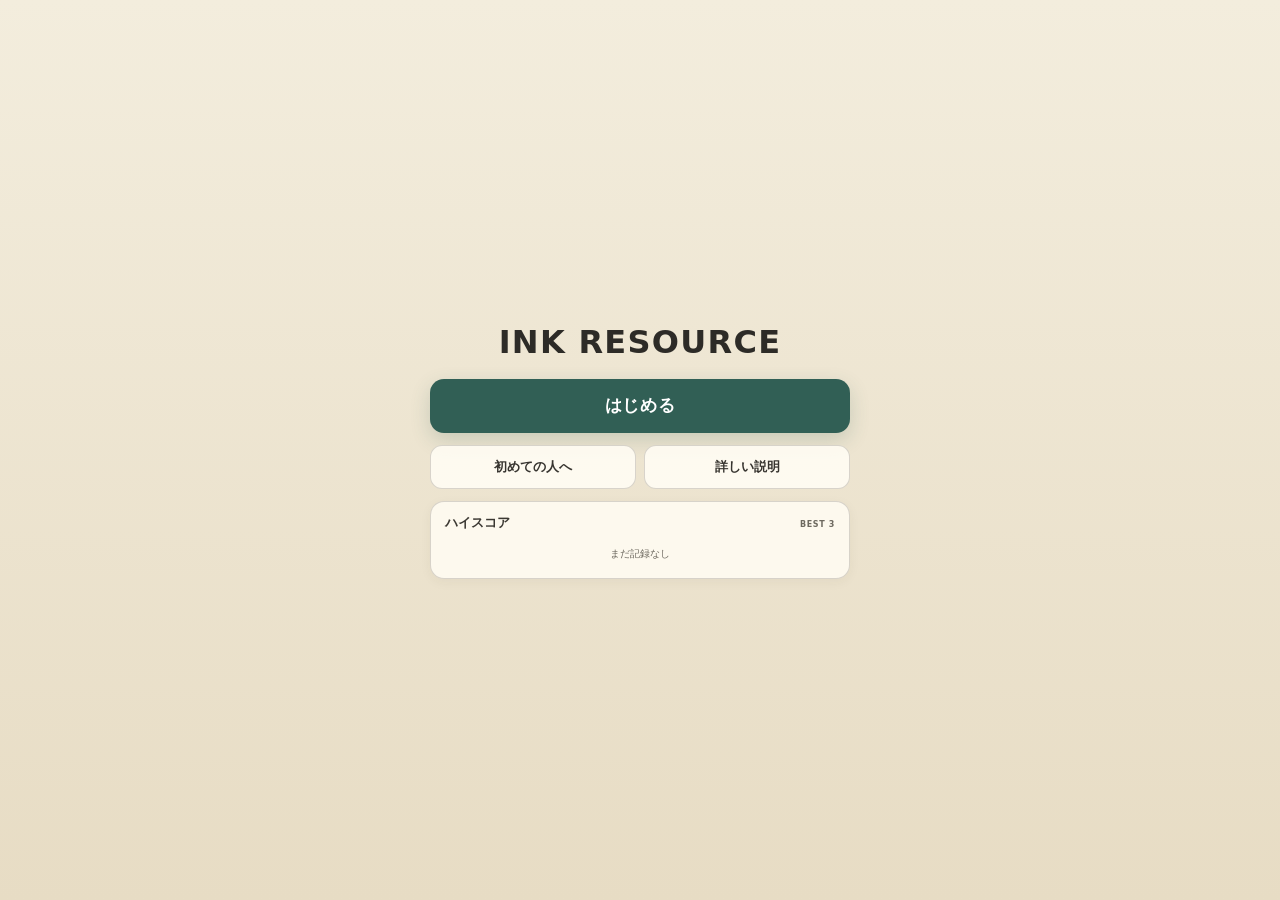
<file: index.html>
<!doctype html>
<html lang="ja">
<head>
  <meta charset="utf-8" />
  <meta name="viewport" content="width=device-width,initial-scale=1,viewport-fit=cover,user-scalable=no" />
  <meta name="theme-color" content="#f3eddc" />
  <meta name="apple-mobile-web-app-capable" content="yes" />
  <meta name="apple-mobile-web-app-status-bar-style" content="default" />
  <meta name="apple-mobile-web-app-title" content="Ink Resource" />
  <link rel="manifest" href="app.webmanifest" />
  <title>Ink Resource Prototype</title>
  <link rel="stylesheet" href="app.css" />
</head>
<body>
  <main class="app-shell">
    <div class="start-screen" id="startScreen">
      <div class="start-card" id="startCard">
        <h1 class="start-title">INK RESOURCE</h1>

        <button id="startBtn" class="start-button" type="button">はじめる</button>

        <div class="start-help-buttons" aria-label="遊び方の説明">
          <button type="button" data-start-help="intro">初めての人へ</button>
          <button type="button" data-start-help="rules">詳しい説明</button>
        </div>

        <section class="start-section high-scores" aria-labelledby="highScoreTitle">
          <div class="start-section-heading">
            <h2 id="highScoreTitle">ハイスコア</h2>
            <small>BEST 3</small>
          </div>
          <ol id="highScoreList" class="high-score-list"></ol>
        </section>
      </div>
      <div class="start-help-overlay" id="startHelpOverlay" hidden>
        <section class="start-help-card" id="startHelpCard" role="dialog" aria-modal="true" aria-labelledby="startHelpTitle">
          <div class="start-help-heading">
            <h2 id="startHelpTitle">遊び方</h2>
            <button id="startHelpClose" type="button" aria-label="説明を閉じる">閉じる</button>
          </div>
          <div class="start-help-content" id="startHelpIntro" hidden>
            <p><strong>1. スプラッシュ</strong>　盤面を1回タップしてインクを飛ばします。</p>
            <p><strong>2. マーカー</strong>　細ペン・太ペンでインクをつなぎます。</p>
            <p><strong>3. 資源の取得</strong>　資源を70%以上塗り、画面下の起点とインクでつなぎます。</p>
            <p><strong>4. 4ラウンド</strong>　獲得した資源の得点を合計します。</p>
          </div>
          <div class="start-help-content" id="startHelpRules" hidden>
            <p>各ラウンドはスプラッシュ1回のあと、マーカーで描く順番です。</p>
            <p>マーカーは残りINKの範囲で何本でも描けます。すでに塗られている部分はINKを消費しません。</p>
            <p>資源の30%を塗ると得点が判明します。70%以上を塗り、起点につながったインクが資源に触れると取得できます。</p>
            <p>4ラウンド終了時の合計得点を競います。</p>
          </div>
        </section>
      </div>
    </div>

    <div class="turn-overlay" id="turnOverlay" hidden aria-live="polite">
      <strong id="turnOverlayText"></strong>
    </div>

    <header class="hud" aria-label="ゲーム状況">
      <div class="score-stat">
        <span>得点</span>
        <strong id="score">0</strong>
      </div>

      <button id="splashBtn" class="phase-card active" type="button" aria-label="現在の行動">
        <span class="phase-card-inner" aria-hidden="true">
          <span class="phase-face phase-front">
            <span class="phase-icon">✦</span>
            <span>スプラッシュ</span>
          </span>
          <span class="phase-face phase-back">
            <span class="phase-icon brush-mark">✎</span>
            <span>マーカー</span>
          </span>
        </span>
        <small id="splashLeft" class="phase-round">1/4</small>
      </button>

      <button id="newBtn" class="new-button" type="button" aria-label="新しい盤面">新規</button>

      <strong id="roundCount" hidden>1/4</strong>
      <strong id="ownedCount" hidden>0</strong>
    </header>

    <section class="play-area" aria-label="ゲーム盤面と公開得点">
      <section class="board-wrap" id="boardWrap" aria-label="ゲーム盤面">
        <canvas id="board" width="420" height="870"></canvas>
        <div class="hint" id="hint">ラウンド1：スプラッシュを1回</div>
      </section>

      <section class="score-board" id="scoreBoard" aria-label="公開得点ボード"></section>
    </section>

    <nav class="actions" aria-label="マーカー操作">
      <button id="brushBtn" class="action" type="button" aria-label="細ペン">
        <span class="pen-dot thin-dot"></span>
        <span>細ペン</span>
      </button>
      <button id="moveBtn" class="action" type="button" aria-label="太ペン">
        <span class="pen-dot wide-dot"></span>
        <span>太ペン</span>
      </button>
      <div class="ink-gauge inactive" id="penLoad" role="progressbar" aria-label="マーカーインク残量" aria-valuemin="0" aria-valuemax="100" aria-valuenow="100" aria-valuetext="残り100%">
        <span class="ink-label">INK</span>
        <div class="meter" aria-hidden="true"><i id="inkFill"></i></div>
        <small id="brushRemaining">100%</small>
      </div>
    </nav>

    <div class="internal-controls" hidden aria-hidden="true">
      <button id="zoomOut" type="button">−</button>
      <button id="zoomReset" type="button">100%</button>
      <button id="zoomIn" type="button">＋</button>
      <button id="distributionBtn" type="button">分布</button>
      <div class="distribution-panel" id="distributionPanel" hidden>
        <button id="distributionClose" type="button">×</button>
        <div id="distributionContent"></div>
      </div>
    </div>

    <div class="result" id="result" hidden>
      <div class="result-card">
        <p>今回の得点</p>
        <strong id="finalScore">0</strong>
        <p class="result-sub">取得 <strong id="finalOwned">0</strong>個</p>
        <div class="result-actions">
          <button id="retryBtn" type="button">同じ盤面でもう一度</button>
          <button id="nextBtn" type="button">新しい盤面</button>
        </div>
      </div>
    </div>
  </main>

  <script src="app.js"></script>
</body>
</html>
</file>
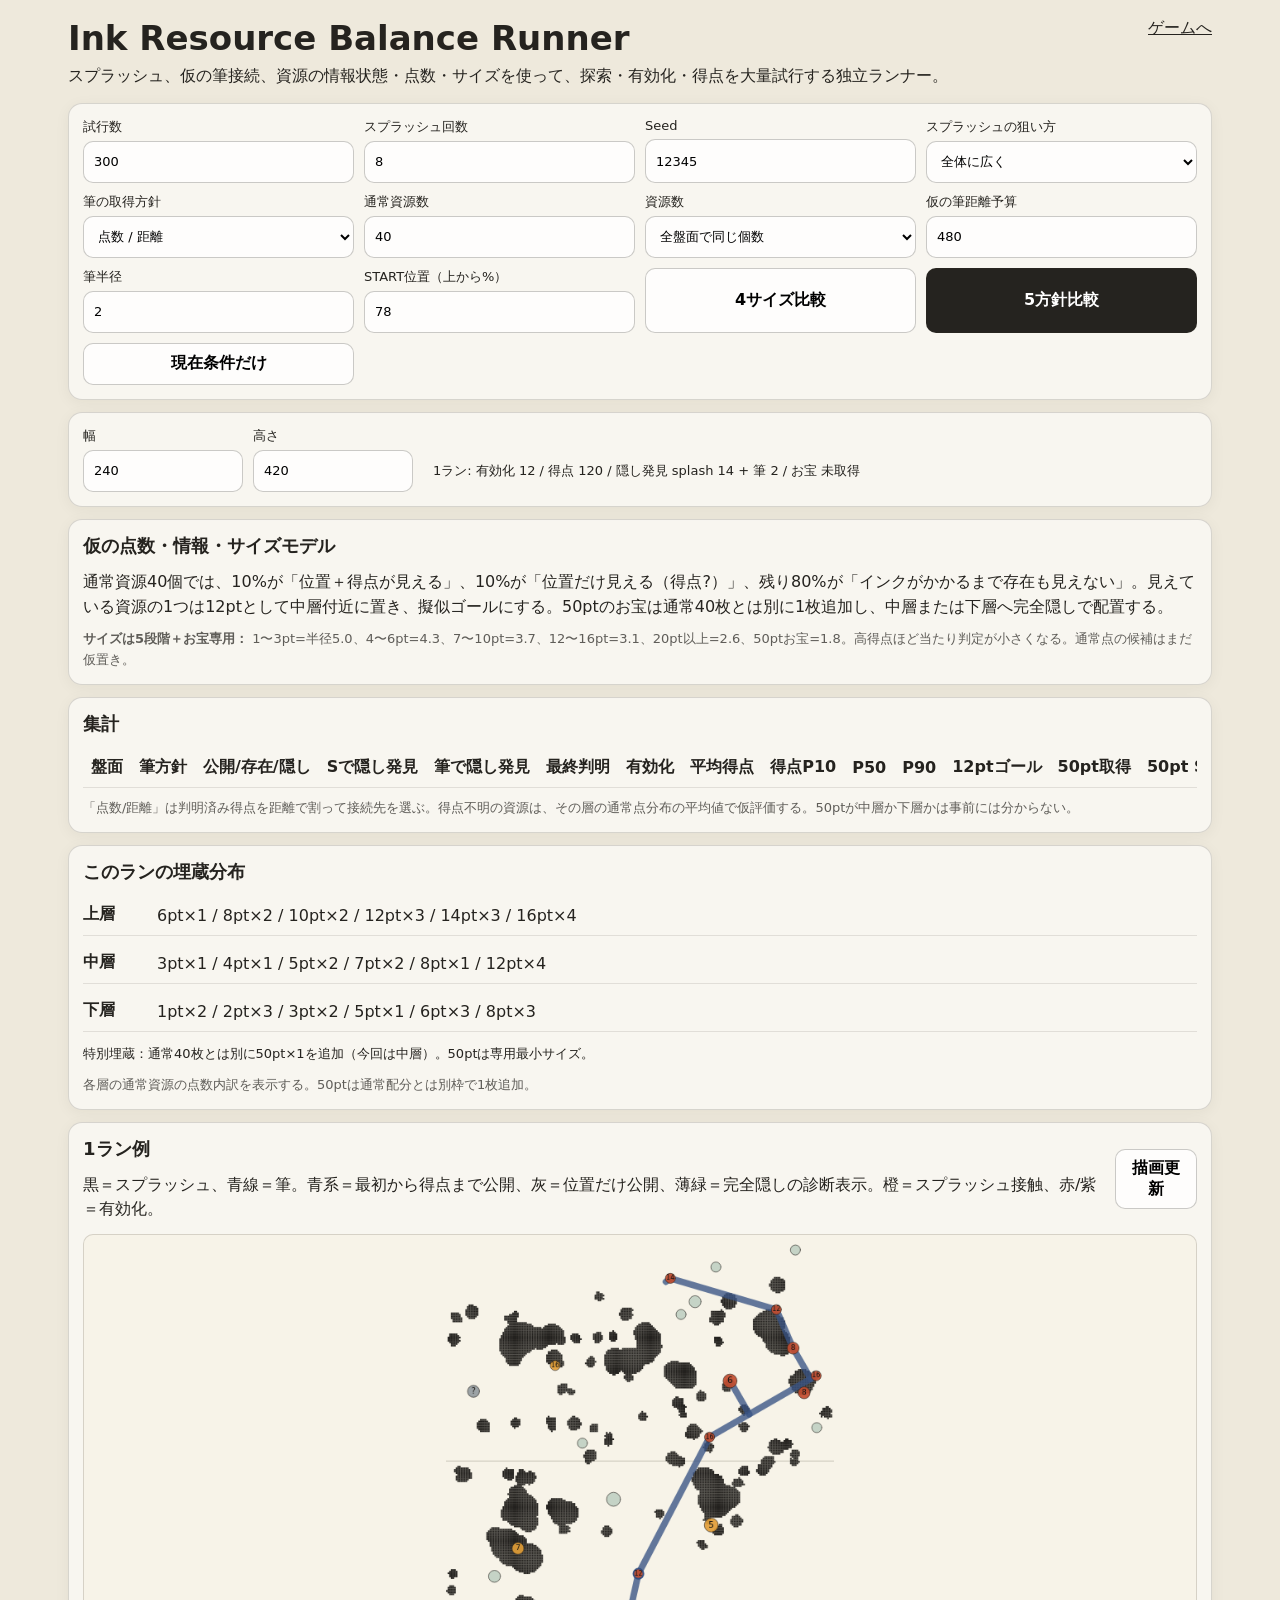
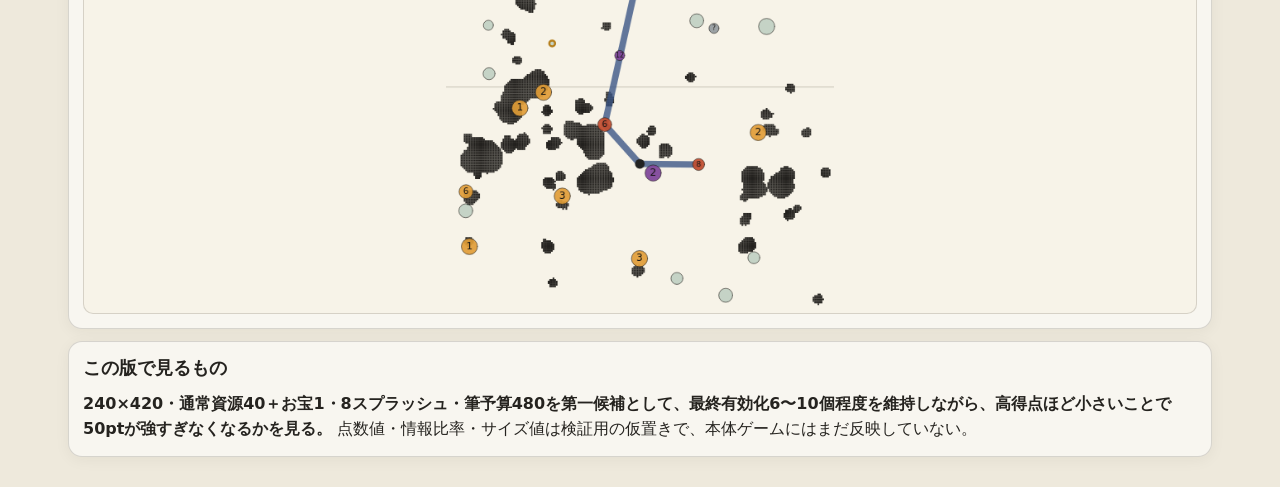
<file: runner/index.html>
<!doctype html>
<html lang="ja">
<head>
  <meta charset="utf-8">
  <meta name="viewport" content="width=device-width,initial-scale=1,viewport-fit=cover">
  <title>Ink Resource Balance Runner</title>
  <link rel="stylesheet" href="./style.css">
</head>
<body>
  <main class="shell">
    <header>
      <div>
        <h1>Ink Resource Balance Runner</h1>
        <p>スプラッシュ、仮の筆接続、資源の情報状態・点数・サイズを使って、探索・有効化・得点を大量試行する独立ランナー。</p>
      </div>
      <a href="../">ゲームへ</a>
    </header>

    <section class="controls card">
      <label>試行数<input id="trials" type="number" min="1" max="10000" step="50" value="300"></label>
      <label>スプラッシュ回数<input id="splashes" type="number" min="1" max="30" value="8"></label>
      <label>Seed<input id="seed" type="number" min="0" step="1" value="12345"></label>
      <label>スプラッシュの狙い方
        <select id="strategy">
          <option value="wide">全体に広く</option>
          <option value="upward">下から上へ進行</option>
          <option value="lower">下層集中</option>
          <option value="middle">中層集中</option>
          <option value="upper">上層集中</option>
          <option value="random">ランダム</option>
        </select>
      </label>
      <label>筆の取得方針
        <select id="brushStrategy">
          <option value="valueRate">点数 / 距離</option>
          <option value="nearest">近い順</option>
          <option value="highValue">高得点優先</option>
          <option value="upper">上層寄り</option>
          <option value="goalFirst">見える当たり優先</option>
        </select>
      </label>
      <label>通常資源数<input id="resourceCount" type="number" min="1" max="500" value="40"></label>
      <label>資源数
        <select id="resourceCountMode">
          <option value="fixed">全盤面で同じ個数</option>
          <option value="density">面積比例で増やす</option>
        </select>
      </label>
      <label>仮の筆距離予算<input id="brushBudget" type="number" min="0" max="2000" step="10" value="480"></label>
      <label>筆半径<input id="brushRadius" type="number" min="0.25" max="20" step="0.25" value="2"></label>
      <label>START位置（上から%）<input id="startY" type="number" min="50" max="98" step="1" value="78"></label>
      <button id="compareBtn">4サイズ比較</button>
      <button id="strategyCompareBtn" class="primary">5方針比較</button>
      <button id="singleBtn">現在条件だけ</button>
    </section>

    <section class="card custom">
      <label>幅<input id="cols" type="number" min="80" max="600" value="240"></label>
      <label>高さ<input id="rows" type="number" min="120" max="900" value="420"></label>
      <div id="status">待機中</div>
    </section>

    <section class="card">
      <h2>仮の点数・情報・サイズモデル</h2>
      <p>通常資源40個では、10%が「位置＋得点が見える」、10%が「位置だけ見える（得点?）」、残り80%が「インクがかかるまで存在も見えない」。見えている資源の1つは12ptとして中層付近に置き、擬似ゴールにする。50ptのお宝は通常40枚とは別に1枚追加し、中層または下層へ完全隠しで配置する。</p>
      <p class="note"><strong>サイズは5段階＋お宝専用：</strong> 1〜3pt=半径5.0、4〜6pt=4.3、7〜10pt=3.7、12〜16pt=3.1、20pt以上=2.6、50ptお宝=1.8。高得点ほど当たり判定が小さくなる。通常点の候補はまだ仮置き。</p>
    </section>

    <section class="card">
      <h2>集計</h2>
      <div class="table-wrap">
        <table>
          <thead>
            <tr><th>盤面</th><th>筆方針</th><th>公開/存在/隠し</th><th>Sで隠し発見</th><th>筆で隠し発見</th><th>最終判明</th><th>有効化</th><th>平均得点</th><th>得点P10</th><th>P50</th><th>P90</th><th>12ptゴール</th><th>50pt取得</th><th>50pt S接触</th><th>50pt 筆発見</th><th>筆使用/予算</th></tr>
          </thead>
          <tbody id="results"></tbody>
        </table>
      </div>
      <p class="note">「点数/距離」は判明済み得点を距離で割って接続先を選ぶ。得点不明の資源は、その層の通常点分布の平均値で仮評価する。50ptが中層か下層かは事前には分からない。</p>
    </section>

    <section class="card distribution-card">
      <h2>このランの埋蔵分布</h2>
      <div id="distribution" class="distribution"></div>
      <p class="note">各層の通常資源の点数内訳を表示する。50ptは通常配分とは別枠で1枚追加。</p>
    </section>

    <section class="card sample">
      <div class="sample-head">
        <div>
          <h2>1ラン例</h2>
          <p>黒＝スプラッシュ、青線＝筆。青系＝最初から得点まで公開、灰＝位置だけ公開、薄緑＝完全隠しの診断表示。橙＝スプラッシュ接触、赤/紫＝有効化。</p>
        </div>
        <button id="sampleBtn">描画更新</button>
      </div>
      <canvas id="sampleCanvas" width="600" height="600"></canvas>
    </section>

    <section class="card scope">
      <h2>この版で見るもの</h2>
      <p><strong>240×420・通常資源40＋お宝1・8スプラッシュ・筆予算480を第一候補として、最終有効化6〜10個程度を維持しながら、高得点ほど小さいことで50ptが強すぎなくなるかを見る。</strong> 点数値・情報比率・サイズ値は検証用の仮置きで、本体ゲームにはまだ反映していない。</p>
    </section>
  </main>
  <script type="module" src="./ui.mjs"></script>
</body>
</html>
</file>
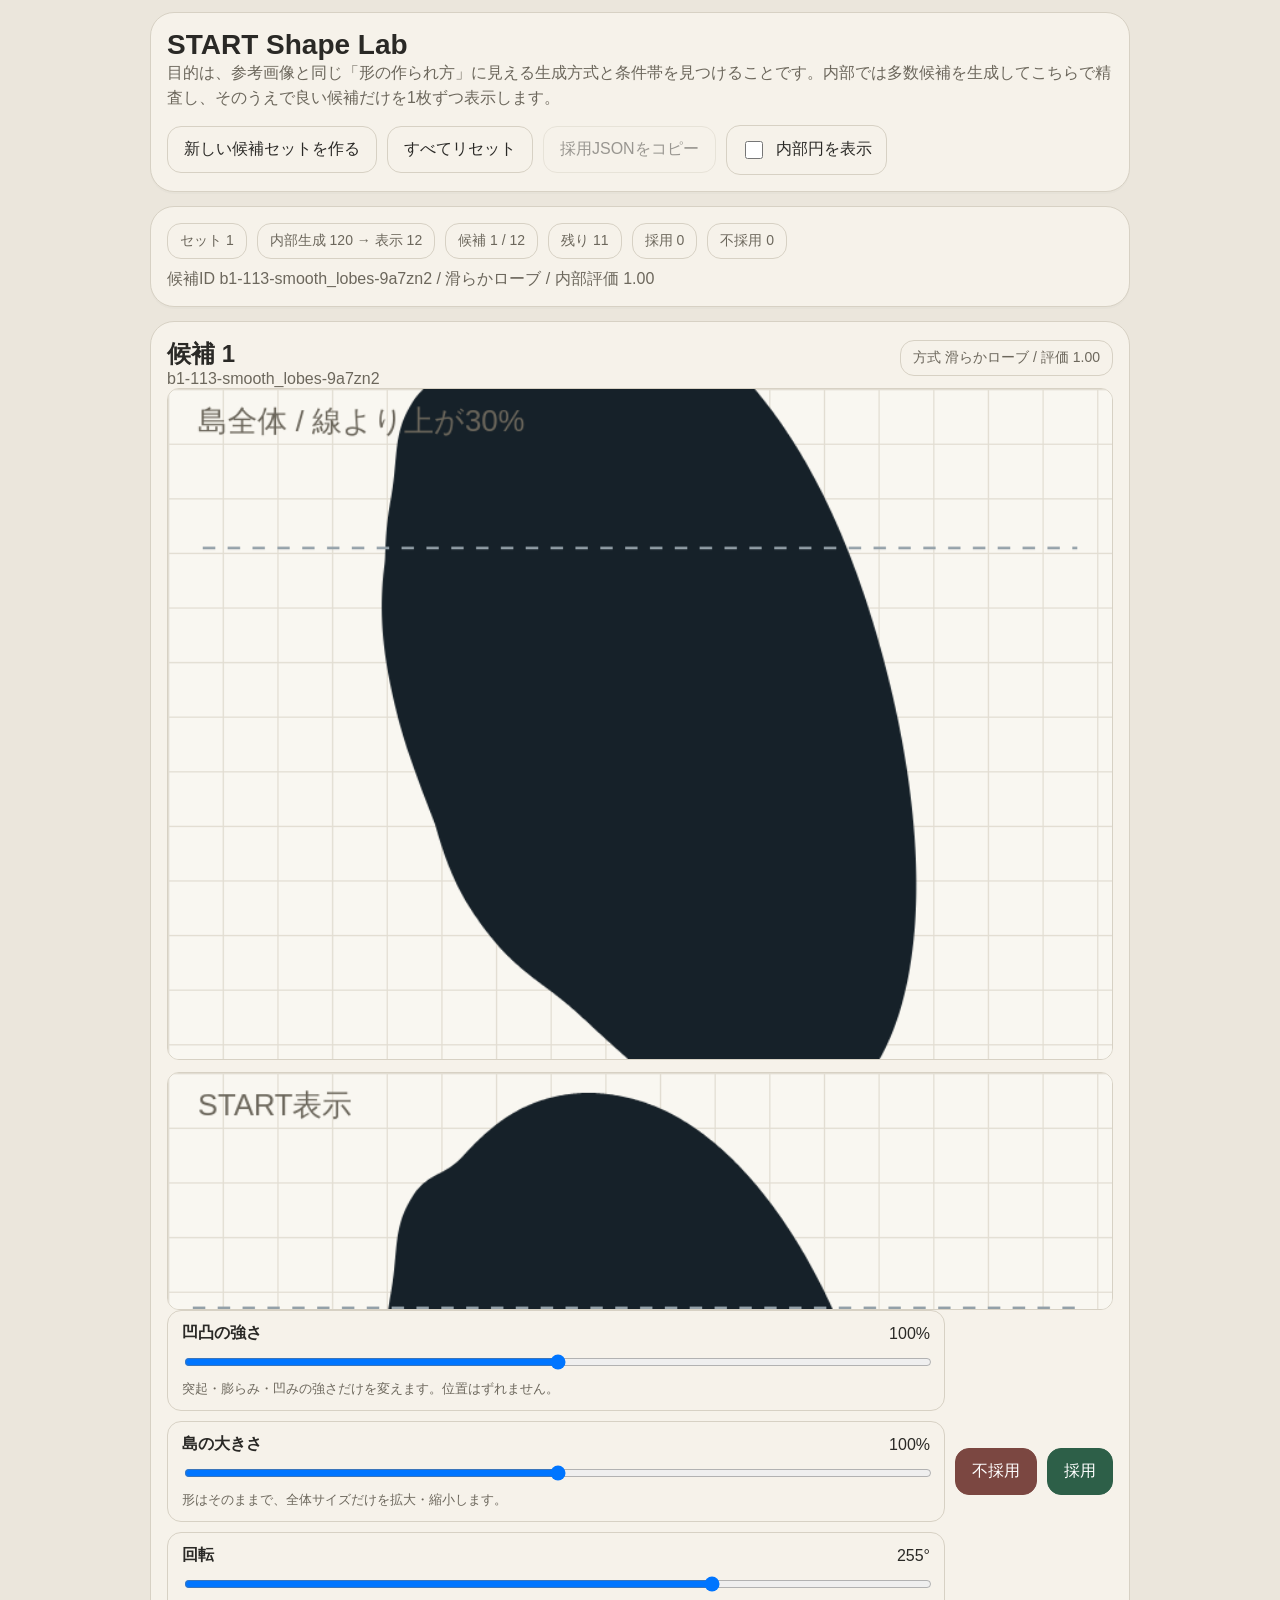
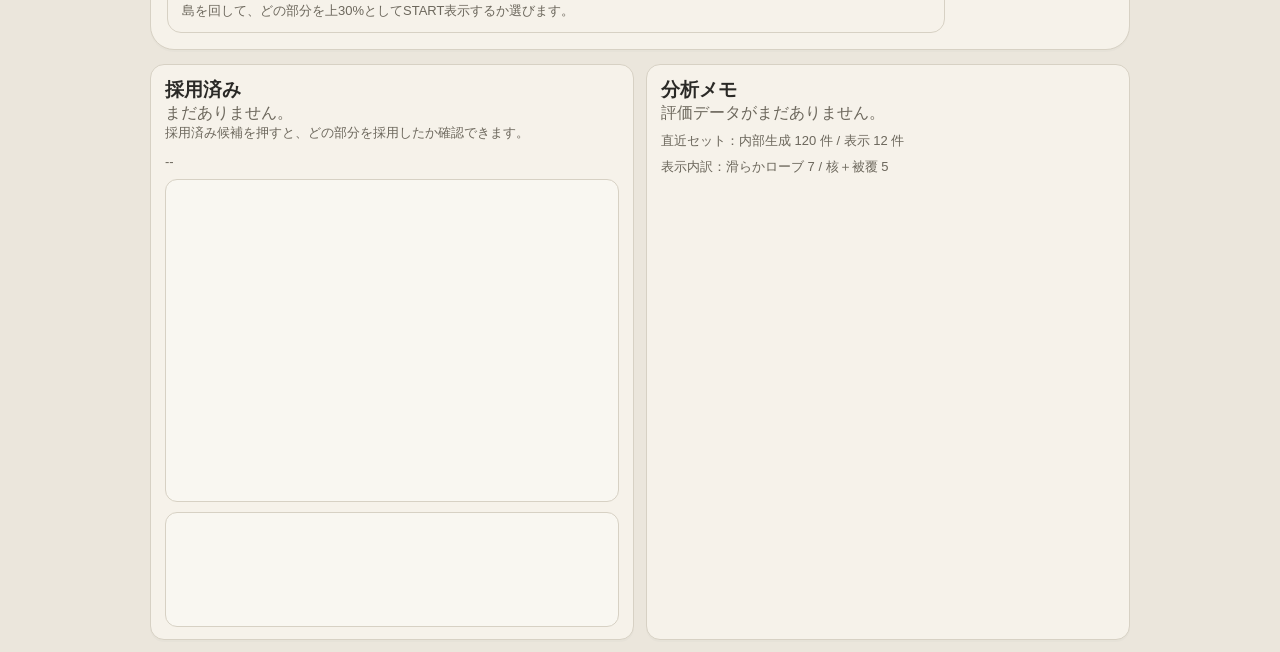
<file: starter-lab.html>
<!doctype html>
<html lang="ja">
<head>
  <meta charset="utf-8">
  <meta name="viewport" content="width=device-width, initial-scale=1, viewport-fit=cover">
  <title>START Shape Lab</title>
  <style>
    :root {
      color-scheme: light;
      --bg: #ebe6dc;
      --panel: #f6f2ea;
      --line: #d7d1c4;
      --text: #2a2926;
      --muted: #6c675c;
      --ink: #162129;
      --good: #2d5f48;
      --bad: #7b4741;
      --white: #ffffff;
    }
    * { box-sizing: border-box; }
    html, body { margin: 0; padding: 0; background: var(--bg); color: var(--text); font-family: -apple-system, BlinkMacSystemFont, "Hiragino Sans", "Yu Gothic UI", sans-serif; }
    body { padding: 12px; }
    .lab { max-width: 980px; margin: 0 auto; display: grid; gap: 14px; }
    .card { background: var(--panel); border: 1px solid var(--line); border-radius: 24px; padding: 16px; box-shadow: 0 2px 0 rgba(0,0,0,.02); }
    .head { display: grid; gap: 10px; }
    h1, h2, h3 { margin: 0; }
    h1 { font-size: 28px; }
    p { margin: 0; }
    .lead { color: var(--muted); line-height: 1.55; }
    .toolbar, .row, .summary, .controls, .actions { display: flex; gap: 10px; flex-wrap: wrap; align-items: center; }
    .toolbar { margin-top: 4px; }
    button, .pill, .toggle, .range-box, .mini-card { border: 1px solid var(--line); border-radius: 14px; background: var(--panel); }
    button { appearance: none; cursor: pointer; color: var(--text); font: inherit; padding: 12px 16px; }
    button.primary { background: var(--good); border-color: var(--good); color: var(--white); }
    button.secondary { background: var(--bad); border-color: var(--bad); color: var(--white); }
    button:disabled { opacity: .45; cursor: default; }
    .pill { padding: 8px 12px; font-size: 14px; color: var(--muted); }
    .toggle { display: inline-flex; gap: 10px; align-items: center; padding: 12px 14px; }
    .toggle input { width: 18px; height: 18px; }
    .status { justify-content: space-between; }
    .meta { color: var(--muted); }
    .viewer-head { justify-content: space-between; align-items: baseline; }
    .canvas-stack { display: grid; gap: 12px; }
    .canvas-box { border: 1px solid var(--line); border-radius: 12px; background: #f9f7f1; overflow: hidden; }
    canvas { width: 100%; height: auto; display: block; }
    .controls { justify-content: space-between; align-items: stretch; }
    .range-col { display: grid; gap: 10px; flex: 1 1 380px; }
    .range-box { display: grid; gap: 8px; padding: 12px 14px; }
    .range-row { display: flex; justify-content: space-between; align-items: center; gap: 10px; }
    input[type="range"] { width: 100%; }
    .mini-grid { display: grid; grid-template-columns: repeat(auto-fit, minmax(220px, 1fr)); gap: 12px; }
    .mini-card { padding: 12px 14px; }
    .accepted-list, .analysis-list { display: grid; gap: 8px; color: var(--muted); }
    .accepted-pick { width: 100%; text-align: left; padding: 10px 12px; }
    .accepted-pick.active { border-color: var(--good); box-shadow: inset 0 0 0 1px var(--good); }
    .accepted-preview { display: grid; gap: 10px; margin-top: 12px; }
    .done { text-align: center; padding: 22px 16px; color: var(--muted); }
    .small { font-size: 13px; color: var(--muted); }
    @media (max-width: 640px) {
      body { padding: 10px; }
      h1 { font-size: 24px; }
      .actions { width: 100%; }
      .actions button { flex: 1 1 0; }
    }
  </style>
</head>
<body>
  <main class="lab">
    <section class="card head">
      <div>
        <h1>START Shape Lab</h1>
        <p class="lead">目的は、参考画像と同じ「形の作られ方」に見える生成方式と条件帯を見つけることです。内部では多数候補を生成してこちらで精査し、そのうえで良い候補だけを1枚ずつ表示します。</p>
      </div>
      <div class="toolbar">
        <button id="newBatchBtn" type="button">新しい候補セットを作る</button>
        <button id="resetBtn" type="button">すべてリセット</button>
        <button id="copyAcceptedBtn" type="button">採用JSONをコピー</button>
        <label class="toggle"><input id="showCore" type="checkbox"> 内部円を表示</label>
      </div>
    </section>

    <section class="card row status">
      <div class="summary">
        <span class="pill" id="batchPill">セット 1</span>
        <span class="pill" id="poolPill">内部生成 120 → 表示 12</span>
        <span class="pill" id="countPill">候補 1 / 12</span>
        <span class="pill" id="remainPill">残り 11</span>
        <span class="pill" id="acceptedPill">採用 0</span>
        <span class="pill" id="rejectedPill">不採用 0</span>
      </div>
      <div id="currentMeta" class="meta">候補生成中…</div>
    </section>

    <section id="viewer" class="card" aria-live="polite">
      <div class="row viewer-head">
        <div>
          <h2 id="candidateTitle">候補</h2>
          <div id="candidateId" class="meta">--</div>
        </div>
        <div id="familyPill" class="pill">方式 --</div>
      </div>

      <div class="canvas-stack">
        <div class="canvas-box"><canvas id="fullCanvas" width="760" height="540"></canvas></div>
        <div class="canvas-box"><canvas id="startCanvas" width="760" height="190"></canvas></div>
      </div>

      <div class="controls">
        <div class="range-col">
          <div class="range-box">
            <div class="range-row">
              <strong>凹凸の強さ</strong>
              <span id="roughValue">100%</span>
            </div>
            <input id="roughRange" type="range" min="70" max="130" step="1" value="100">
            <div class="small">突起・膨らみ・凹みの強さだけを変えます。位置はずれません。</div>
          </div>
          <div class="range-box">
            <div class="range-row">
              <strong>島の大きさ</strong>
              <span id="sizeValue">100%</span>
            </div>
            <input id="sizeRange" type="range" min="80" max="120" step="1" value="100">
            <div class="small">形はそのままで、全体サイズだけを拡大・縮小します。</div>
          </div>
          <div class="range-box">
            <div class="range-row">
              <strong>回転</strong>
              <span id="rotationValue">0°</span>
            </div>
            <input id="rotationRange" type="range" min="0" max="359" step="1" value="0">
            <div class="small">島を回して、どの部分を上30%としてSTART表示するか選びます。</div>
          </div>
        </div>
        <div class="actions">
          <button id="rejectBtn" class="secondary" type="button">不採用</button>
          <button id="acceptBtn" class="primary" type="button">採用</button>
        </div>
      </div>
    </section>

    <section id="doneView" class="card done" hidden>
      この候補セットは最後まで確認しました。必要なら次の候補セットを作れます。
    </section>

    <section class="mini-grid">
      <section class="card mini-card">
        <h3>採用済み</h3>
        <div id="acceptedList" class="accepted-list"><div>まだありません。</div></div>
        <div id="acceptedPreviewEmpty" class="small">採用済み候補を押すと、どの部分を採用したか確認できます。</div>
        <div id="acceptedPreview" class="accepted-preview" hidden>
          <div id="acceptedPreviewMeta" class="small">--</div>
          <div class="canvas-box"><canvas id="acceptedFullCanvas" width="760" height="540"></canvas></div>
          <div class="canvas-box"><canvas id="acceptedStartCanvas" width="760" height="190"></canvas></div>
        </div>
      </section>
      <section class="card mini-card">
        <h3>分析メモ</h3>
        <div id="analysisList" class="analysis-list"><div>評価データがまだありません。</div></div>
      </section>
    </section>
  </main>

  <script>
    const STORAGE_KEY = 'starter-shape-lab-v6';
    const RAW_POOL_SIZE = 120;
    const DISPLAY_COUNT = 12;
    const FAMILY_LABELS = { covered_core: '核＋被覆', smooth_lobes: '滑らかローブ' };

    const els = {
      newBatchBtn: document.getElementById('newBatchBtn'),
      resetBtn: document.getElementById('resetBtn'),
      copyAcceptedBtn: document.getElementById('copyAcceptedBtn'),
      showCore: document.getElementById('showCore'),
      batchPill: document.getElementById('batchPill'),
      poolPill: document.getElementById('poolPill'),
      countPill: document.getElementById('countPill'),
      remainPill: document.getElementById('remainPill'),
      acceptedPill: document.getElementById('acceptedPill'),
      rejectedPill: document.getElementById('rejectedPill'),
      currentMeta: document.getElementById('currentMeta'),
      viewer: document.getElementById('viewer'),
      doneView: document.getElementById('doneView'),
      candidateTitle: document.getElementById('candidateTitle'),
      candidateId: document.getElementById('candidateId'),
      familyPill: document.getElementById('familyPill'),
      fullCanvas: document.getElementById('fullCanvas'),
      startCanvas: document.getElementById('startCanvas'),
      roughRange: document.getElementById('roughRange'),
      roughValue: document.getElementById('roughValue'),
      sizeRange: document.getElementById('sizeRange'),
      sizeValue: document.getElementById('sizeValue'),
      rotationRange: document.getElementById('rotationRange'),
      rotationValue: document.getElementById('rotationValue'),
      acceptBtn: document.getElementById('acceptBtn'),
      rejectBtn: document.getElementById('rejectBtn'),
      acceptedList: document.getElementById('acceptedList'),
      acceptedPreview: document.getElementById('acceptedPreview'),
      acceptedPreviewEmpty: document.getElementById('acceptedPreviewEmpty'),
      acceptedPreviewMeta: document.getElementById('acceptedPreviewMeta'),
      acceptedFullCanvas: document.getElementById('acceptedFullCanvas'),
      acceptedStartCanvas: document.getElementById('acceptedStartCanvas'),
      analysisList: document.getElementById('analysisList')
    };

    const PROFILE_LIBRARY = [
      { id: 'retained-1', label: '保存系 A', points: [0.18,0.22,0.28,0.46,0.62,0.36,0.20,0.34,0.55,0.26,0.24,0.48,0.78,0.42,0.26] },
      { id: 'retained-2', label: '保存系 B', points: [0.24,0.18,0.40,0.68,0.30,0.26,0.54,0.82,0.44,0.22,0.32,0.60,0.36,0.24,0.20] },
      { id: 'retained-3', label: '保存系 C', points: [0.16,0.30,0.56,0.26,0.20,0.44,0.74,0.52,0.28,0.22,0.42,0.68,0.34,0.20,0.18] },
      { id: 'sheet-5', label: 'シート系 5', points: [0.16,0.20,0.30,0.54,0.34,0.20,0.28,0.60,0.86,0.58,0.22,0.18,0.34,0.70,0.36] },
      { id: 'sheet-6', label: 'シート系 6', points: [0.24,0.40,0.74,0.44,0.22,0.20,0.36,0.68,0.42,0.20,0.32,0.62,0.80,0.38,0.18] },
      { id: 'sheet-7', label: 'シート系 7', points: [0.14,0.24,0.52,0.82,0.56,0.22,0.18,0.34,0.58,0.38,0.20,0.30,0.70,0.60,0.26] }
    ];

    function mulberry32(a) { return function() { let t = a += 0x6D2B79F5; t = Math.imul(t ^ t >>> 15, t | 1); t ^= t + Math.imul(t ^ t >>> 7, t | 61); return ((t ^ t >>> 14) >>> 0) / 4294967296; }; }
    function hashString(str) { let h = 2166136261 >>> 0; for (let i = 0; i < str.length; i++) { h ^= str.charCodeAt(i); h = Math.imul(h, 16777619); } return h >>> 0; }
    function randRange(rng, a, b) { return a + (b - a) * rng(); }
    function randInt(rng, a, b) { return Math.floor(randRange(rng, a, b + 1)); }
    function clamp(v, a, b) { return Math.max(a, Math.min(b, v)); }
    function lerp(a, b, t) { return a + (b - a) * t; }
    function smoothstep(t) { return t * t * (3 - 2 * t); }
    function smootherstep(t) { return t * t * t * (t * (t * 6 - 15) + 10); }
    function angularDiff(a, b) { return Math.atan2(Math.sin(a - b), Math.cos(a - b)); }
    function bump01(x) { const t = clamp(x, 0, 1); return 0.5 - 0.5 * Math.cos(Math.PI * t); }

    function defaultState() {
      return { batchNo: 1, currentIndex: 0, candidates: [], rawCount: RAW_POOL_SIZE, selectedCount: DISPLAY_COUNT, rawSummary: {}, selectedSummary: {}, accepted: [], rejected: [], acceptedPreviewIndex: null, showCore: false };
    }
    function loadState() {
      try { const parsed = JSON.parse(localStorage.getItem(STORAGE_KEY) || 'null'); return parsed ? { ...defaultState(), ...parsed } : defaultState(); }
      catch { return defaultState(); }
    }
    let state = loadState();
    function saveState() { localStorage.setItem(STORAGE_KEY, JSON.stringify(state)); }

    function smoothProfilePoints(points) {
      const arr = points.slice();
      for (let pass = 0; pass < 2; pass++) {
        const next = [];
        for (let i = 0; i < arr.length; i++) {
          const a = arr[(i - 1 + arr.length) % arr.length], b = arr[i], c = arr[(i + 1) % arr.length];
          next.push((a + b * 2 + c) / 4);
        }
        arr.splice(0, arr.length, ...next);
      }
      return arr;
    }

    function getFamilyWeights() {
      const base = { covered_core: 0.36, smooth_lobes: 0.64 };
      const counts = { covered_core: { a: 0, r: 0 }, smooth_lobes: { a: 0, r: 0 } };
      for (const item of state.accepted) counts[item.family].a += 1;
      for (const item of state.rejected) counts[item.family].r += 1;
      const weights = {};
      for (const key of Object.keys(base)) {
        const { a, r } = counts[key];
        const rate = (a + 1) / (a + r + 2);
        weights[key] = base[key] * (0.75 + rate * 0.9);
      }
      return weights;
    }
    function chooseFamily(rng, weights) {
      const items = Object.entries(weights);
      const total = items.reduce((s, [, w]) => s + w, 0);
      let t = rng() * total;
      for (const [key, w] of items) { t -= w; if (t <= 0) return key; }
      return items[0][0];
    }

    function generateCandidate(family, seed, ordinal) {
      const rng = mulberry32(seed);
      const common = { id: `b${state.batchNo}-${ordinal}-${family}-${seed.toString(36)}`, ordinal, family, seed, roughness: 100, size: 100, rotation: 0 };
      if (family === 'covered_core') {
        const topAnchor = -Math.PI / 2 + randRange(rng, -0.42, 0.42);
        const shoulderSpread = randRange(rng, 0.55, 0.95);
        const shoulderCount = rng() < 0.52 ? 1 : 2;
        return { ...common, params: {
          baseRx: randRange(rng, 1.00, 1.16),
          baseRy: randRange(rng, 0.92, 1.02),
          bodyAmp1: randRange(rng, 0.03, 0.06),
          bodyAmp2: randRange(rng, 0.015, 0.035),
          bodyFreq1: randInt(rng, 1, 2),
          bodyFreq2: randInt(rng, 2, 3),
          topAnchor,
          topWidth: randRange(rng, 1.18, 1.55),
          topAmp: randRange(rng, 0.12, 0.22),
          topLift: randRange(rng, 0.05, 0.09),
          shoulderCount,
          shoulderSpread,
          shoulderAmp: randRange(rng, 0.04, 0.09),
          shoulderWidth: randRange(rng, 0.30, 0.60),
          dentAmp: randRange(rng, 0.015, 0.040),
          dentWidth: randRange(rng, 0.20, 0.34),
          lowerBiasAmp: randRange(rng, 0.03, 0.07),
          lowerBiasCenter: topAnchor + Math.PI + randRange(rng, -0.45, 0.45),
          lowerBiasWidth: randRange(rng, 0.70, 1.15),
          phase1: rng() * Math.PI * 2,
          phase2: rng() * Math.PI * 2
        }};
      }
      const topAnchor = -Math.PI / 2 + randRange(rng, -0.48, 0.48);
      return { ...common, params: {
        baseRx: randRange(rng, 1.02, 1.18),
        baseRy: randRange(rng, 0.92, 1.04),
        bodyAmp1: randRange(rng, 0.025, 0.055),
        bodyAmp2: randRange(rng, 0.015, 0.030),
        bodyFreq1: randInt(rng, 1, 2),
        bodyFreq2: randInt(rng, 2, 3),
        topAnchor,
        topWidth: randRange(rng, 1.10, 1.42),
        mainAmp: randRange(rng, 0.10, 0.18),
        shoulderOffsetL: randRange(rng, 0.38, 0.82),
        shoulderOffsetR: randRange(rng, 0.40, 0.88),
        shoulderAmpL: randRange(rng, 0.03, 0.08),
        shoulderAmpR: randRange(rng, 0.03, 0.09),
        shoulderWidthL: randRange(rng, 0.24, 0.50),
        shoulderWidthR: randRange(rng, 0.24, 0.52),
        dentAmp: randRange(rng, 0.010, 0.035),
        dentWidth: randRange(rng, 0.18, 0.30),
        lowerBiasAmp: randRange(rng, 0.02, 0.06),
        lowerBiasCenter: topAnchor + Math.PI + randRange(rng, -0.55, 0.55),
        lowerBiasWidth: randRange(rng, 0.75, 1.20),
        phase1: rng() * Math.PI * 2,
        phase2: rng() * Math.PI * 2
      }};
    }

    function anglesWithMinSpacing(count, rng, minGap = 0.22) {
      const twopi = Math.PI * 2;
      const base = Array.from({ length: count }, () => rng() * twopi).sort((a, b) => a - b);
      for (let pass = 0; pass < 6; pass++) {
        for (let i = 0; i < count; i++) {
          const prev = i === 0 ? base[count - 1] - twopi : base[i - 1];
          const next = i === count - 1 ? base[0] + twopi : base[i + 1];
          const low = prev + minGap, high = next - minGap;
          if (base[i] < low) base[i] = low;
          if (base[i] > high) base[i] = high;
        }
      }
      return base.map(a => (a % twopi + twopi) % twopi).sort((a, b) => a - b);
    }

    function makeRadiusFunc(candidate) {
      const p = candidate.params;
      if (candidate.family === 'covered_core') {
        const shoulders = [];
        shoulders.push({ angle: p.topAnchor - p.shoulderSpread, amp: p.shoulderAmp * 0.85, width: p.shoulderWidth });
        if (p.shoulderCount > 1) shoulders.push({ angle: p.topAnchor + p.shoulderSpread * randRange(mulberry32(candidate.seed ^ 0x9e3779b9), 0.88, 1.06), amp: p.shoulderAmp, width: p.shoulderWidth * 0.96 });
        const dents = shoulders.map(s => ({ angle: (s.angle + p.topAnchor) / 2, amp: p.dentAmp, width: p.dentWidth }));
        return function(theta) {
          let r = 1;
          r += p.bodyAmp1 * Math.sin(theta * p.bodyFreq1 + p.phase1);
          r += p.bodyAmp2 * Math.sin(theta * p.bodyFreq2 + p.phase2);
          const topD = angularDiff(theta, p.topAnchor);
          const topX = clamp(1 - Math.abs(topD) / p.topWidth, 0, 1);
          r += p.topLift * smoothstep(topX);
          r += p.topAmp * smootherstep(topX);
          for (const s of shoulders) {
            const d = angularDiff(theta, s.angle);
            const x = clamp(1 - Math.abs(d) / s.width, 0, 1);
            r += s.amp * smootherstep(x);
          }
          for (const d0 of dents) {
            const d = angularDiff(theta, d0.angle);
            const x = clamp(1 - Math.abs(d) / d0.width, 0, 1);
            r -= d0.amp * (x * x * (1 - 0.35 * x));
          }
          const lowerD = angularDiff(theta, p.lowerBiasCenter);
          const lowerX = clamp(1 - Math.abs(lowerD) / p.lowerBiasWidth, 0, 1);
          r -= p.lowerBiasAmp * smoothstep(lowerX);
          return Math.max(0.80, r);
        };
      }
      return function(theta) {
        let r = 1;
        r += p.bodyAmp1 * Math.sin(theta * p.bodyFreq1 + p.phase1);
        r += p.bodyAmp2 * Math.sin(theta * p.bodyFreq2 + p.phase2);
        const mainD = angularDiff(theta, p.topAnchor);
        const mainX = clamp(1 - Math.abs(mainD) / p.topWidth, 0, 1);
        r += p.mainAmp * smootherstep(mainX);
        const leftD = angularDiff(theta, p.topAnchor - p.shoulderOffsetL);
        const leftX = clamp(1 - Math.abs(leftD) / p.shoulderWidthL, 0, 1);
        r += p.shoulderAmpL * smootherstep(leftX);
        const rightD = angularDiff(theta, p.topAnchor + p.shoulderOffsetR);
        const rightX = clamp(1 - Math.abs(rightD) / p.shoulderWidthR, 0, 1);
        r += p.shoulderAmpR * smootherstep(rightX);
        const dentAngles = [p.topAnchor - p.shoulderOffsetL * 0.46, p.topAnchor + p.shoulderOffsetR * 0.50];
        for (const ang of dentAngles) {
          const d = angularDiff(theta, ang);
          const x = clamp(1 - Math.abs(d) / p.dentWidth, 0, 1);
          r -= p.dentAmp * (x * x * (1 - 0.30 * x));
        }
        const lowerD = angularDiff(theta, p.lowerBiasCenter);
        const lowerX = clamp(1 - Math.abs(lowerD) / p.lowerBiasWidth, 0, 1);
        r -= p.lowerBiasAmp * smoothstep(lowerX);
        return Math.max(0.80, r);
      };
    }

    function sampleRadii(candidate, count = 240) {
      const rf = makeRadiusFunc(candidate);
      const out = [];
      for (let i = 0; i < count; i++) out.push(rf(i / count * Math.PI * 2));
      for (let pass = 0; pass < 2; pass++) {
        const next = [];
        for (let i = 0; i < out.length; i++) {
          const a = out[(i - 1 + out.length) % out.length], b = out[i], c = out[(i + 1) % out.length];
          next.push((a + b * 2 + c) / 4);
        }
        out.splice(0, out.length, ...next);
      }
      return out;
    }

    function scoreTopArc(arr, shift) {
      const n = arr.length;
      const center = Math.floor(n * 0.75);
      const radius = Math.floor(n * 0.18);
      const seg = [];
      for (let o = -radius; o <= radius; o++) {
        const idx = (center + shift + o + n) % n;
        seg.push(arr[idx]);
      }
      const smooth = seg.slice();
      for (let pass = 0; pass < 2; pass++) {
        const next = smooth.map((_, i) => {
          const a = smooth[Math.max(0, i - 1)], b = smooth[i], c = smooth[Math.min(smooth.length - 1, i + 1)];
          return (a + b * 2 + c) / 4;
        });
        smooth.splice(0, smooth.length, ...next);
      }
      let min = Infinity, max = -Infinity, peakIndex = 0;
      for (let i = 0; i < smooth.length; i++) {
        if (smooth[i] < min) min = smooth[i];
        if (smooth[i] > max) { max = smooth[i]; peakIndex = i; }
      }
      const span = max - min;
      let maxima = 0, minima = 0, roughness = 0, maxAbsSecond = 0;
      const peaks = [];
      for (let i = 1; i < smooth.length - 1; i++) {
        const prev = smooth[i - 1], cur = smooth[i], next = smooth[i + 1];
        if (cur > prev && cur > next) { maxima++; peaks.push({ i, v: cur }); }
        if (cur < prev && cur < next) minima++;
        const second = next - 2 * cur + prev;
        roughness += Math.abs(second);
        maxAbsSecond = Math.max(maxAbsSecond, Math.abs(second));
      }
      peaks.sort((a, b) => b.v - a.v);
      const secondPeakRatio = peaks.length > 1 ? peaks[1].v / peaks[0].v : 0;
      const half = min + span * 0.72;
      let plateau = 0;
      for (const v of smooth) if (v >= half) plateau++;
      const leftDrop = max - smooth[0];
      const rightDrop = max - smooth[smooth.length - 1];
      const peakCentered = 1 - Math.min(1, Math.abs(peakIndex / (smooth.length - 1) - 0.5) / 0.5);
      const smoothness = clamp(1 - (roughness / smooth.length - 0.002) / 0.016, 0, 1);
      const spanScore = clamp(1 - Math.abs(span - 0.14) / 0.11, 0, 1);
      const peakCountScore = maxima === 1 ? 1 : maxima === 2 ? 0.88 : maxima === 3 ? 0.55 : 0.15;
      const valleyScore = minima <= 1 ? 1 : minima === 2 ? 0.72 : 0.25;
      const shoulderScore = peaks.length <= 1 ? 1 : clamp(1 - Math.abs(secondPeakRatio - 0.72) / 0.42, 0, 1);
      const plateauScore = clamp(1 - Math.abs(plateau / smooth.length - 0.36) / 0.24, 0, 1);
      const edgeScore = clamp(1 - Math.abs(leftDrop - rightDrop) / 0.14, 0, 1) * 0.55 + clamp(Math.min(leftDrop, rightDrop) / 0.07, 0, 1) * 0.45;
      const spikePenalty = clamp((maxAbsSecond - 0.028) / 0.09, 0, 1);
      return 0.18 * spanScore + 0.22 * smoothness + 0.18 * peakCountScore + 0.13 * valleyScore + 0.12 * shoulderScore + 0.09 * plateauScore + 0.08 * edgeScore + 0.08 * peakCentered - 0.18 * spikePenalty;
    }

    function scoreCandidate(candidate) {
      const arr = sampleRadii(candidate, 240);
      const n = arr.length;
      let min = Infinity, max = -Infinity;
      for (const v of arr) { if (v < min) min = v; if (v > max) max = v; }
      let roughness = 0, maxAbsSecond = 0;
      for (let i = 0; i < n; i++) {
        const prev = arr[(i - 1 + n) % n], cur = arr[i], next = arr[(i + 1) % n];
        const second = next - 2 * cur + prev;
        roughness += Math.abs(second);
        maxAbsSecond = Math.max(maxAbsSecond, Math.abs(second));
      }
      const fullSmooth = clamp(1 - (roughness / n - 0.003) / 0.02, 0, 1);
      const fullSpan = max - min;
      const fullSpanScore = clamp(1 - Math.abs(fullSpan - 0.18) / 0.14, 0, 1);
      let bestRot = 0;
      let bestTop = -Infinity;
      for (let deg = 0; deg < 360; deg += 15) {
        const shift = Math.round(deg / 360 * n);
        const s = scoreTopArc(arr, shift);
        if (s > bestTop) { bestTop = s; bestRot = deg; }
      }
      candidate.rotation = bestRot;
      candidate.metrics = { bestTop, fullSmooth, fullSpan, spikePenalty: maxAbsSecond };
      return bestTop * 0.82 + fullSmooth * 0.12 + fullSpanScore * 0.06;
    }

    function selectDisplayCandidates(raw, count) {
      for (const c of raw) c.score = scoreCandidate(c);
      const ranked = raw.slice().sort((a, b) => b.score - a.score);
      const byFamily = { covered_core: [], smooth_lobes: [] };
      ranked.forEach(c => byFamily[c.family].push(c));
      const quotas = { smooth_lobes: 7, covered_core: 5 };
      const chosen = [];
      const used = new Set();
      for (const family of Object.keys(quotas)) {
        const bucket = byFamily[family];
        for (let i = 0; i < Math.min(quotas[family], bucket.length); i++) { chosen.push(bucket[i]); used.add(bucket[i].id); }
      }
      for (const cand of ranked) {
        if (chosen.length >= count) break;
        if (used.has(cand.id)) continue;
        chosen.push(cand); used.add(cand.id);
      }
      return chosen.slice(0, count).sort((a, b) => b.score - a.score).map((c, idx) => ({ ...c, displayOrdinal: idx + 1 }));
    }
    function summarizeFamilies(list) { const s = { covered_core: 0, smooth_lobes: 0 }; for (const c of list) s[c.family] += 1; return s; }
    function generateBatch(batchNo) {
      const seedBase = hashString(`batch-${batchNo}-${Date.now()}-${Math.random()}`);
      const rng = mulberry32(seedBase);
      const weights = getFamilyWeights();
      const raw = [];
      for (let i = 0; i < RAW_POOL_SIZE; i++) {
        const family = chooseFamily(rng, weights);
        raw.push(generateCandidate(family, Math.floor(rng() * 1e9), i + 1));
      }
      const selected = selectDisplayCandidates(raw, DISPLAY_COUNT);
      return { rawCount: RAW_POOL_SIZE, selectedCount: selected.length, rawSummary: summarizeFamilies(raw), selectedSummary: summarizeFamilies(selected), candidates: selected };
    }

    function buildShapePoints(candidate, roughPct, W, H) {
      const rough = roughPct / 100;
      const centerX = W * 0.5;
      const centerY = H * 0.54;
      const radiusX = W * 0.22 * (candidate.params.baseRx || 1);
      const radiusY = H * 0.20 * (candidate.params.baseRy || 1);
      const rf = makeRadiusFunc(candidate);
      let points = [];
      const N = 280;
      for (let i = 0; i < N; i++) {
        const theta = i / N * Math.PI * 2;
        const rawR = rf(theta);
        const radial = 1 + (rawR - 1) * rough;
        const x = centerX + Math.cos(theta) * radiusX * radial;
        const y = centerY + Math.sin(theta) * radiusY * radial;
        points.push([x, y]);
      }
      for (let pass = 0; pass < 2; pass++) {
        const next = [];
        for (let i = 0; i < points.length; i++) {
          const a = points[i], b = points[(i + 1) % points.length];
          next.push([lerp(a[0], b[0], 0.25), lerp(a[1], b[1], 0.25)]);
          next.push([lerp(a[0], b[0], 0.75), lerp(a[1], b[1], 0.75)]);
        }
        points = next;
      }
      return points;
    }

    function rotatePoints(points, cx, cy, deg) {
      const rad = deg * Math.PI / 180;
      const cos = Math.cos(rad), sin = Math.sin(rad);
      return points.map(([x, y]) => {
        const dx = x - cx, dy = y - cy;
        return [cx + dx * cos - dy * sin, cy + dx * sin + dy * cos];
      });
    }

    function scalePoints(points, cx, cy, scale) {
      return points.map(([x, y]) => [cx + (x - cx) * scale, cy + (y - cy) * scale]);
    }

    function boundsOf(points) {
      let minX = Infinity, minY = Infinity, maxX = -Infinity, maxY = -Infinity;
      for (const [x, y] of points) { if (x < minX) minX = x; if (x > maxX) maxX = x; if (y < minY) minY = y; if (y > maxY) maxY = y; }
      return { minX, minY, maxX, maxY, width: maxX - minX, height: maxY - minY };
    }
    function fitPoints(points, W, H, topPad = 46, bottomPad = 30, sidePad = 34) {
      const b = boundsOf(points);
      const scale = Math.min((W - sidePad * 2) / b.width, (H - topPad - bottomPad) / b.height);
      const cx = (b.minX + b.maxX) / 2, cy = (b.minY + b.maxY) / 2;
      const targetCx = W / 2, targetCy = topPad + (H - topPad - bottomPad) / 2;
      return points.map(([x, y]) => [targetCx + (x - cx) * scale, targetCy + (y - cy) * scale]);
    }

    function drawGrid(ctx, w, h, step = 44) {
      ctx.clearRect(0, 0, w, h);
      ctx.fillStyle = '#f9f7f1'; ctx.fillRect(0, 0, w, h);
      ctx.strokeStyle = '#e2ddd2'; ctx.lineWidth = 1;
      for (let x = 0; x <= w; x += step) { ctx.beginPath(); ctx.moveTo(x + 0.5, 0); ctx.lineTo(x + 0.5, h); ctx.stroke(); }
      for (let y = 0; y <= h; y += step) { ctx.beginPath(); ctx.moveTo(0, y + 0.5); ctx.lineTo(w, y + 0.5); ctx.stroke(); }
    }
    function pathPoints(ctx, pts) { ctx.beginPath(); ctx.moveTo(pts[0][0], pts[0][1]); for (let i = 1; i < pts.length; i++) ctx.lineTo(pts[i][0], pts[i][1]); ctx.closePath(); }

    function drawCandidate(candidate, fullCanvas, startCanvas) {
      const fullCtx = fullCanvas.getContext('2d');
      const startCtx = startCanvas.getContext('2d');
      const W = fullCanvas.width, H = fullCanvas.height;
      const SW = startCanvas.width, SH = startCanvas.height;
      drawGrid(fullCtx, W, H); drawGrid(startCtx, SW, SH);
      let points = buildShapePoints(candidate, candidate.roughness ?? 100, W, H);
      points = fitPoints(points, W, H, 46, 30, 34);
      points = rotatePoints(points, W / 2, H / 2, candidate.rotation ?? 0);
      points = scalePoints(points, W / 2, H / 2, (candidate.size ?? 100) / 100);
      const b = boundsOf(points);
      const cutY = b.minY + b.height * 0.30;
      if (state.showCore) {
        fullCtx.beginPath();
        fullCtx.ellipse(W / 2, H / 2 + 28, b.width * 0.22, b.height * 0.17, (candidate.rotation ?? 0) * Math.PI / 180, 0, Math.PI * 2);
        fullCtx.fillStyle = 'rgba(115, 138, 159, 0.22)';
        fullCtx.fill();
      }
      pathPoints(fullCtx, points);
      fullCtx.fillStyle = '#162129';
      fullCtx.fill();
      fullCtx.setLineDash([10, 10]);
      fullCtx.strokeStyle = '#93a0a8';
      fullCtx.lineWidth = 2;
      fullCtx.beginPath();
      fullCtx.moveTo(28, cutY);
      fullCtx.lineTo(W - 28, cutY);
      fullCtx.stroke();
      fullCtx.setLineDash([]);
      fullCtx.fillStyle = '#6c675c';
      fullCtx.font = '24px sans-serif';
      fullCtx.fillText('島全体 / 線より上が30%', 24, 34);

      const shiftX = (SW - W) / 2;
      const shiftY = 16 - b.minY;
      const startCut = 16 + b.height * 0.30;
      const startPoints = points.map(([x, y]) => [x + shiftX, y + shiftY]);
      startCtx.save();
      startCtx.beginPath();
      startCtx.rect(0, 0, SW, Math.min(SH, startCut));
      startCtx.clip();
      pathPoints(startCtx, startPoints);
      startCtx.fillStyle = '#162129';
      startCtx.fill();
      startCtx.restore();
      startCtx.strokeStyle = '#93a0a8';
      startCtx.setLineDash([10, 10]);
      startCtx.lineWidth = 2;
      startCtx.beginPath();
      startCtx.moveTo(20, Math.min(SH - 1, startCut));
      startCtx.lineTo(SW - 20, Math.min(SH - 1, startCut));
      startCtx.stroke();
      startCtx.setLineDash([]);
      startCtx.fillStyle = '#6c675c';
      startCtx.font = '24px sans-serif';
      startCtx.fillText('START表示', 24, 34);
    }

    function renderAcceptedPreview() {
      const idx = state.acceptedPreviewIndex;
      if (idx == null || !state.accepted[idx]) {
        els.acceptedPreview.hidden = true;
        els.acceptedPreviewEmpty.hidden = false;
        els.acceptedPreviewMeta.textContent = '--';
        return;
      }
      const item = state.accepted[idx];
      els.acceptedPreview.hidden = false;
      els.acceptedPreviewEmpty.hidden = true;
      els.acceptedPreviewMeta.textContent = `${FAMILY_LABELS[item.family]} / ${item.id} / 凹凸 ${item.roughness}% / 大きさ ${item.size}% / 回転 ${item.rotation ?? 0}° / 評価 ${item.score.toFixed(2)}`;
      drawCandidate(item, els.acceptedFullCanvas, els.acceptedStartCanvas);
    }

    function renderAcceptedList() {
      if (!state.accepted.length) { els.acceptedList.innerHTML = '<div>まだありません。</div>'; renderAcceptedPreview(); return; }
      if (state.acceptedPreviewIndex == null || !state.accepted[state.acceptedPreviewIndex]) state.acceptedPreviewIndex = state.accepted.length - 1;
      els.acceptedList.innerHTML = state.accepted.slice(-12).reverse().map((item, idx) => {
        const actualIndex = state.accepted.length - 1 - idx;
        const active = actualIndex === state.acceptedPreviewIndex ? ' active' : '';
        return `<button type="button" class="accepted-pick${active}" data-accepted-index="${actualIndex}">${actualIndex + 1}. ${FAMILY_LABELS[item.family]} <span class="small">(${item.id} / 凹凸 ${item.roughness}% / 大きさ ${item.size}% / 回転 ${item.rotation ?? 0}° / 評価 ${item.score.toFixed(2)})</span></button>`;
      }).join('');
      renderAcceptedPreview();
    }

    function renderAnalysis() {
      const counts = { covered_core: { a: 0, r: 0 }, smooth_lobes: { a: 0, r: 0 } };
      for (const item of state.accepted) counts[item.family].a += 1;
      for (const item of state.rejected) counts[item.family].r += 1;
      const lines = [];
      let any = false;
      for (const key of Object.keys(FAMILY_LABELS)) {
        const { a, r } = counts[key];
        if (a + r === 0) continue;
        any = true;
        const rate = Math.round((a / (a + r)) * 100);
        lines.push(`<div>${FAMILY_LABELS[key]}：採用 ${a} / 不採用 ${r} <span class="small">(採用率 ${rate}%)</span></div>`);
      }
      if (!any) lines.push('<div>評価データがまだありません。</div>');
      if (state.rawCount) {
        lines.push(`<div class="small">直近セット：内部生成 ${state.rawCount} 件 / 表示 ${state.selectedCount} 件</div>`);
        lines.push(`<div class="small">表示内訳：滑らかローブ ${state.selectedSummary.smooth_lobes || 0} / 核＋被覆 ${state.selectedSummary.covered_core || 0}</div>`);
      }
      els.analysisList.innerHTML = lines.join('');
    }

    function renderCurrent() {
      if (!state.candidates.length) {
        const batch = generateBatch(state.batchNo);
        state.candidates = batch.candidates; state.rawCount = batch.rawCount; state.selectedCount = batch.selectedCount; state.rawSummary = batch.rawSummary; state.selectedSummary = batch.selectedSummary; state.currentIndex = 0; saveState();
      }
      const total = state.candidates.length;
      const current = state.candidates[state.currentIndex];
      const done = !current;
      els.batchPill.textContent = `セット ${state.batchNo}`;
      els.poolPill.textContent = `内部生成 ${state.rawCount} → 表示 ${state.selectedCount}`;
      els.countPill.textContent = done ? `候補 ${total} / ${total}` : `候補 ${state.currentIndex + 1} / ${total}`;
      els.remainPill.textContent = `残り ${Math.max(0, total - state.currentIndex - (done ? 0 : 1))}`;
      els.acceptedPill.textContent = `採用 ${state.accepted.length}`;
      els.rejectedPill.textContent = `不採用 ${state.rejected.length}`;
      els.viewer.hidden = done; els.doneView.hidden = !done; els.copyAcceptedBtn.disabled = state.accepted.length === 0; els.showCore.checked = !!state.showCore;
      renderAcceptedList(); renderAnalysis();
      if (done) { els.currentMeta.textContent = 'この候補セットは確認済みです。'; return; }

      els.currentMeta.textContent = `候補ID ${current.id} / ${FAMILY_LABELS[current.family]} / 内部評価 ${current.score.toFixed(2)}`;
      els.candidateTitle.textContent = `候補 ${state.currentIndex + 1}`;
      els.candidateId.textContent = current.id;
      els.familyPill.textContent = `方式 ${FAMILY_LABELS[current.family]} / 評価 ${current.score.toFixed(2)}`;
      els.roughRange.value = current.roughness; els.roughValue.textContent = `${current.roughness}%`;
      els.sizeRange.value = current.size; els.sizeValue.textContent = `${current.size}%`;
      els.rotationRange.value = current.rotation ?? 0; els.rotationValue.textContent = `${current.rotation ?? 0}°`;
      drawCandidate(current, els.fullCanvas, els.startCanvas);
    }

    function recordDecision(kind) {
      const current = state.candidates[state.currentIndex];
      if (!current) return;
      const record = { id: current.id, family: current.family, roughness: current.roughness, size: current.size, rotation: current.rotation ?? 0, seed: current.seed, score: current.score, params: current.params, batchNo: state.batchNo };
      if (kind === 'accept') { state.accepted.push(record); state.acceptedPreviewIndex = state.accepted.length - 1; } else state.rejected.push(record);
      state.currentIndex += 1; saveState(); renderCurrent();
    }
    function startNewBatch() {
      state.batchNo += 1;
      const batch = generateBatch(state.batchNo);
      state.candidates = batch.candidates; state.rawCount = batch.rawCount; state.selectedCount = batch.selectedCount; state.rawSummary = batch.rawSummary; state.selectedSummary = batch.selectedSummary; state.currentIndex = 0; saveState(); renderCurrent();
    }

    els.newBatchBtn.addEventListener('click', startNewBatch);
    els.resetBtn.addEventListener('click', () => {
      state = defaultState();
      const batch = generateBatch(state.batchNo);
      state.candidates = batch.candidates; state.rawCount = batch.rawCount; state.selectedCount = batch.selectedCount; state.rawSummary = batch.rawSummary; state.selectedSummary = batch.selectedSummary; saveState(); renderCurrent();
    });
    els.copyAcceptedBtn.addEventListener('click', async () => {
      try { await navigator.clipboard.writeText(JSON.stringify(state.accepted, null, 2)); els.currentMeta.textContent = '採用JSONをコピーしました。'; }
      catch { els.currentMeta.textContent = 'コピーに失敗しました。'; }
    });
    els.showCore.addEventListener('change', e => { state.showCore = e.target.checked; saveState(); renderCurrent(); });
    els.roughRange.addEventListener('input', e => {
      const current = state.candidates[state.currentIndex]; if (!current) return;
      current.roughness = Number(e.target.value); els.roughValue.textContent = `${current.roughness}%`; saveState(); renderCurrent();
    });
    els.sizeRange.addEventListener('input', e => {
      const current = state.candidates[state.currentIndex]; if (!current) return;
      current.size = Number(e.target.value); els.sizeValue.textContent = `${current.size}%`; saveState(); renderCurrent();
    });
    els.rotationRange.addEventListener('input', e => {
      const current = state.candidates[state.currentIndex]; if (!current) return;
      current.rotation = Number(e.target.value); els.rotationValue.textContent = `${current.rotation}°`; saveState(); renderCurrent();
    });
    els.acceptedList.addEventListener('click', e => {
      const btn = e.target.closest('[data-accepted-index]');
      if (!btn) return;
      state.acceptedPreviewIndex = Number(btn.dataset.acceptedIndex);
      saveState();
      renderAcceptedList();
    });
    els.acceptBtn.addEventListener('click', () => recordDecision('accept'));
    els.rejectBtn.addEventListener('click', () => recordDecision('reject'));

    if (!state.candidates.length) {
      const batch = generateBatch(state.batchNo);
      state.candidates = batch.candidates; state.rawCount = batch.rawCount; state.selectedCount = batch.selectedCount; state.rawSummary = batch.rawSummary; state.selectedSummary = batch.selectedSummary; saveState();
    }
    renderCurrent();
  </script>
</body>
</html>
</file>
<file: app.css>
:root {
  color-scheme: light;
  font-family: system-ui, -apple-system, BlinkMacSystemFont, "Segoe UI", sans-serif;
  --paper: #f5efdf;
  --paper-deep: #e9dfc8;
  --panel: rgba(255, 252, 243, .96);
  --muted: #6d695f;
  --line: rgba(47, 43, 35, .18);
  --accent: #315f55;
  --score-gold: #c9941d;
  --score-rail-width: 44px;
}

* { box-sizing: border-box; }
html, body {
  margin: 0;
  width: 100%;
  height: 100%;
  min-height: 100%;
  background: #d8d0bd;
}
body {
  overscroll-behavior: none;
  touch-action: manipulation;
}
button { font: inherit; }

.start-screen {
  position: fixed;
  inset: 0;
  z-index: 30;
  height: 100vh;
  display: grid;
  place-items: center;
  padding: max(10px, env(safe-area-inset-top)) 14px max(10px, env(safe-area-inset-bottom));
  overflow: hidden;
  background: linear-gradient(180deg, #f3eddd 0%, #e7dcc4 100%);
}
@supports (height: 100dvh) {
  .start-screen { height: 100dvh; }
}
.start-screen[hidden] { display: none; }
.turn-overlay {
  position: fixed;
  inset: 0;
  z-index: 20;
  display: grid;
  place-items: center;
  background: rgba(31, 37, 35, .18);
  backdrop-filter: blur(1px);
  -webkit-backdrop-filter: blur(1px);
  opacity: 1;
  transition: opacity .42s ease;
}
.turn-overlay[hidden] { display: none; }
.turn-overlay.leaving { opacity: 0; }
.turn-overlay strong {
  color: #2d2b27;
  text-align: center;
  font-size: clamp(28px, 8.5vw, 40px);
  line-height: 1.05;
  font-weight: 900;
  letter-spacing: .015em;
  font-variant-numeric: tabular-nums;
  text-shadow: 0 1px 0 rgba(255,255,255,.72), 0 3px 12px rgba(0,0,0,.14);
}
.start-card {
  width: min(100%, 420px);
  min-width: 0;
  display: grid;
  gap: 12px;
  transform-origin: center center;
}
.start-title {
  margin: 0;
  padding: 3px 2px 6px;
  color: #2d2b27;
  font-size: clamp(26px, 7vw, 32px);
  line-height: 1.15;
  font-weight: 900;
  letter-spacing: .04em;
  text-align: center;
}
.start-button {
  min-height: 54px;
  border: 0;
  border-radius: 14px;
  background: var(--accent);
  color: white;
  font-size: 17px;
  font-weight: 850;
  letter-spacing: .04em;
  box-shadow: 0 7px 20px rgba(49,95,85,.20);
}
.start-button:active { transform: translateY(1px); }
.start-help-buttons {
  display: grid;
  grid-template-columns: repeat(2, minmax(0, 1fr));
  gap: 8px;
}
.start-help-buttons button {
  min-width: 0;
  min-height: 44px;
  padding: 4px 8px;
  border: 1px solid var(--line);
  border-radius: 12px;
  background: rgba(255,252,243,.9);
  color: #37342f;
  font-size: 13px;
  font-weight: 750;
}
.start-help-overlay {
  position: absolute;
  inset: 0;
  z-index: 2;
  display: grid;
  place-items: center;
  padding: max(12px, env(safe-area-inset-top)) 14px max(12px, env(safe-area-inset-bottom));
  background: rgba(31,37,35,.4);
}
.start-help-overlay[hidden] { display: none; }
.start-help-card {
  width: min(100%, 380px);
  padding: 16px;
  border: 1px solid var(--line);
  border-radius: 16px;
  background: #fffaf0;
  box-shadow: 0 12px 38px rgba(0,0,0,.18);
  transform-origin: center center;
}
.start-help-heading {
  display: flex;
  justify-content: space-between;
  align-items: center;
  gap: 12px;
  margin-bottom: 12px;
}
.start-help-heading h2 {
  margin: 0;
  font-size: 19px;
}
.start-help-heading button {
  min-width: 68px;
  min-height: 42px;
  padding: 4px 12px;
  border: 1px solid var(--line);
  border-radius: 10px;
  background: #fff;
  font-size: 14px;
}
.start-help-content[hidden] { display: none; }
.start-help-content p {
  margin: 0 0 12px;
  font-size: 13px;
  line-height: 1.6;
}
.start-help-content p:last-child { margin-bottom: 0; }
.start-section {
  padding: 13px 14px;
  border: 1px solid var(--line);
  border-radius: 14px;
  background: rgba(255,252,243,.88);
  box-shadow: 0 3px 12px rgba(64,52,32,.05);
}
.start-section h2 {
  margin: 0;
  color: #3b3832;
  font-size: 13px;
  line-height: 1.2;
}
.start-section-heading {
  display: flex;
  align-items: baseline;
  justify-content: space-between;
  gap: 8px;
  margin-bottom: 8px;
}
.start-section-heading small {
  color: var(--muted);
  font-size: 8px;
  font-weight: 800;
  letter-spacing: .08em;
}
.high-score-list {
  list-style: none;
  display: grid;
  gap: 5px;
  margin: 0;
  padding: 0;
}
.high-score-row {
  min-height: 34px;
  display: grid;
  grid-template-columns: 24px minmax(0,1fr) auto;
  align-items: center;
  gap: 8px;
  padding: 5px 7px;
  border-radius: 9px;
  background: rgba(233,223,200,.56);
}
.high-score-rank {
  color: var(--muted);
  font-size: 9px;
  font-weight: 850;
}
.high-score-score {
  color: #2d2b27;
  font-size: 17px;
  line-height: 1;
  font-weight: 900;
  font-variant-numeric: tabular-nums;
}
.high-score-meta {
  color: var(--muted);
  font-size: 8px;
  line-height: 1.25;
  text-align: right;
  white-space: nowrap;
}
.high-score-empty {
  padding: 9px 7px 4px;
  color: var(--muted);
  font-size: 10px;
  text-align: center;
}

.app-shell {
  position: relative;
  width: min(100%, 480px);
  height: 100vh;
  min-height: 0;
  margin: 0 auto;
  display: grid;
  grid-template-rows: auto minmax(0, 1fr);
  overflow: hidden;
  background: var(--paper-deep);
  box-shadow: 0 0 30px rgba(0,0,0,.12);
}
@supports (height: 100dvh) {
  .app-shell { height: 100dvh; }
}

/* top: only score, current phase and reset */
.hud {
  height: 42px;
  min-height: 42px;
  padding: max(3px, env(safe-area-inset-top)) 6px 3px;
  display: grid;
  grid-template-columns: minmax(72px, 1fr) minmax(122px, 1.35fr) 46px;
  align-items: center;
  gap: 5px;
  background: var(--panel);
  border-bottom: 1px solid var(--line);
  z-index: 5;
}
.score-stat {
  min-width: 0;
  width: 100%;
  display: flex;
  align-items: baseline;
  justify-content: space-between;
  gap: 5px;
  padding-left: 3px;
  white-space: nowrap;
}
.score-stat span {
  color: var(--muted);
  font-size: 10px;
  font-weight: 750;
}
.score-stat strong {
  min-width: 0;
  overflow: hidden;
  text-overflow: ellipsis;
  color: #2d2b27;
  font-size: 24px;
  line-height: 1;
  font-weight: 850;
  font-variant-numeric: tabular-nums;
}
.new-button {
  width: 46px;
  height: 31px;
  padding: 0;
  border: 1px solid rgba(30,30,30,.14);
  border-radius: 9px;
  background: #fffdf7;
  color: #4a463f;
  font-size: 15px;
  font-weight: 780;
}

.phase-card {
  position: relative;
  width: 100%;
  height: 31px;
  min-width: 0;
  padding: 0;
  border: 0;
  border-radius: 9px;
  background: transparent;
  perspective: 340px;
  appearance: none;
  pointer-events: none;
  opacity: 1;
}
.phase-card:disabled {
  opacity: 1;
  color: inherit;
}
.phase-card-inner {
  position: absolute;
  inset: 0;
  display: block;
  transform-style: preserve-3d;
  transition: transform .28s cubic-bezier(.2,.72,.25,1);
}
.phase-card:disabled .phase-card-inner {
  transform: rotateY(180deg);
}
.phase-face {
  position: absolute;
  inset: 0;
  display: flex;
  align-items: center;
  justify-content: center;
  gap: 5px;
  padding: 0 20px 0 4px;
  border: 1px solid rgba(30,30,30,.14);
  border-radius: 9px;
  backface-visibility: hidden;
  -webkit-backface-visibility: hidden;
  font-size: 15px;
  font-weight: 780;
  letter-spacing: 0;
  box-shadow: 0 1px 3px rgba(0,0,0,.05);
}
.phase-front {
  background: var(--accent);
  color: white;
}
.phase-back {
  transform: rotateY(180deg);
  background: #343a39;
  color: #fffdf7;
}
.phase-icon {
  font-size: 14px;
  line-height: 1;
}
.brush-mark { transform: rotate(-18deg); }
.phase-round {
  position: absolute;
  right: 6px;
  bottom: 2px;
  z-index: 3;
  color: rgba(255,255,255,.62);
  font-size: 9px;
  line-height: 1;
  font-weight: 700;
  font-variant-numeric: tabular-nums;
}

/* Keep the 420:870 board and score rail at one height, centered in the viewport. */
.play-area {
  min-width: 0;
  min-height: 0;
  display: grid;
  grid-template-columns: minmax(0, 1fr) var(--score-rail-width);
  align-self: center;
  justify-self: center;
  overflow: hidden;
  background: var(--paper-deep);
}
.board-wrap {
  position: relative;
  min-width: 0;
  min-height: 0;
  overflow: hidden;
  background: var(--paper-deep);
  touch-action: none;
}
#board {
  width: 100%;
  height: 100%;
  display: block;
  touch-action: none;
}
.hint { display: none; }

.score-board {
  min-width: 0;
  min-height: 0;
  z-index: 5;
  display: grid;
  grid-template-rows: repeat(3, minmax(0, 1fr));
  padding: 0;
  overflow: hidden;
  border-left: 1px solid var(--line);
  background: var(--paper-deep);
}
.score-board-row {
  min-height: 0;
  display: grid;
  grid-template-rows: auto minmax(0, 1fr);
  padding: 0 2px 2px;
  border-bottom: 1px dashed rgba(78,68,51,.20);
}
.score-board-baseline {
  min-height: 24px;
  margin: 0 -2px 1px;
  padding: 3px 0 4px;
  display: grid;
  place-items: center;
  align-content: center;
  gap: 1px;
  border-bottom: 1px solid rgba(78,68,51,.18);
  background: rgba(91,82,68,.07);
  color: #766f64;
  line-height: 1;
  font-variant-numeric: tabular-nums;
}
.score-board-baseline span {
  font-size: 7.5px;
  font-weight: 750;
  letter-spacing: .08em;
}
.score-board-baseline strong {
  color: #625c52;
  font-size: 10px;
  font-weight: 850;
}
.score-board-row:nth-child(1) { background: #eee6d5; }
.score-board-row:nth-child(2) { background: #f5eddc; }
.score-board-row:nth-child(3) {
  background: #fbf4e6;
  border-bottom: 0;
}
.score-board-label { display: none; }
.score-board-values {
  min-width: 0;
  min-height: 0;
  display: flex;
  flex-direction: column;
  align-items: stretch;
  justify-content: space-evenly;
  gap: 0;
}
.score-token {
  position: relative;
  z-index: 0;
  width: 100%;
  min-width: 0;
  padding: 0;
  text-align: center;
  color: #4f4b44;
  font-size: 12px;
  font-weight: 850;
  line-height: 16px;
  font-variant-numeric: tabular-nums;
  transition: color .16s ease;
}
.score-token::before {
  content: "";
  position: absolute;
  z-index: -1;
  left: 50%;
  top: 50%;
  width: 38px;
  height: 20px;
  transform: translate(-50%, -50%);
  border-radius: 50%;
  background: radial-gradient(ellipse at center,
    rgba(255,255,255,.92) 0%,
    rgba(255,255,255,.58) 42%,
    rgba(255,255,255,.18) 68%,
    rgba(255,255,255,0) 100%);
  filter: blur(2px);
  opacity: 0;
  transition: opacity .16s ease;
  pointer-events: none;
}
.score-token.known {
  color: var(--accent);
  font-size: 13px;
  font-weight: 900;
  text-shadow: 0 1px 0 rgba(255,255,255,.88);
}
.score-token.known::before {
  width: 40px;
  height: 22px;
  opacity: 1;
  filter: blur(1.3px);
  background: radial-gradient(ellipse at center,
    rgba(255,255,255,1) 0%,
    rgba(255,255,255,.78) 46%,
    rgba(255,255,255,.28) 72%,
    rgba(255,255,255,0) 100%);
}
.score-token.owned::before { opacity: 1; }
.score-token.owned { color: var(--score-gold); }

/* brush controls float over the board instead of reserving empty space */
.actions {
  position: absolute;
  left: 6px;
  right: auto;
  width: calc(100% - 56px);
  bottom: calc(23% + max(6px, env(safe-area-inset-bottom)));
  z-index: 7;
  min-height: 56px;
  padding: 5px;
  display: grid;
  grid-template-columns: minmax(0, 1fr) minmax(0, 1fr) 74px;
  gap: 5px;
  align-items: center;
  border: 1px solid rgba(47,43,35,.14);
  border-radius: 17px;
  background: rgba(255, 252, 243, .92);
  box-shadow: 0 4px 16px rgba(0,0,0,.10);
  backdrop-filter: blur(5px);
  -webkit-backdrop-filter: blur(5px);
  touch-action: none;
  user-select: none;
  -webkit-user-select: none;
  cursor: grab;
}
.actions.dragging {
  cursor: grabbing;
}
.actions .action {
  touch-action: manipulation;
}
.actions:has(.action:disabled) {
  visibility: hidden;
  pointer-events: none;
}
.action {
  min-height: 44px;
  padding: 0 5px;
  display: flex;
  align-items: center;
  justify-content: center;
  gap: 5px;
  border: 1px solid rgba(30,30,30,.15);
  border-radius: 12px;
  background: #fffdf7;
  color: #2d2b27;
  font-size: 14px;
  font-weight: 750;
  white-space: nowrap;
}
.action.active {
  background: var(--accent);
  color: white;
  border-color: var(--accent);
}
.actions .action:disabled {
  visibility: hidden;
}
.pen-dot {
  display: block;
  flex: 0 0 auto;
  border-radius: 50%;
  background: currentColor;
  opacity: .86;
}
.thin-dot { width: 10px; height: 10px; }
.wide-dot { width: 20px; height: 20px; }

.ink-gauge {
  height: 44px;
  min-width: 0;
  display: grid;
  grid-template-columns: 12px minmax(0, 1fr);
  grid-template-rows: auto auto;
  grid-template-areas: "meter label" "meter remaining";
  align-content: center;
  align-items: center;
  gap: 1px 6px;
  padding: 1px 2px;
  transition: opacity .15s ease;
  pointer-events: none;
}
.ink-gauge.inactive {
  visibility: hidden;
}
.ink-label {
  grid-area: label;
  color: #666158;
  font-size: 9px;
  font-weight: 800;
  letter-spacing: .05em;
}
.meter {
  grid-area: meter;
  width: 12px;
  height: 40px;
  position: relative;
  overflow: hidden;
  border: 1px solid rgba(45,48,52,.22);
  border-radius: 999px;
  background: #ece9e0;
}
.meter i {
  position: absolute;
  left: 0;
  right: 0;
  bottom: 0;
  height: 100%;
  background: #272727;
  transition: height .05s linear;
}
.ink-gauge small {
  grid-area: remaining;
  min-width: 0;
  text-align: left;
  color: #59554d;
  font-size: 11px;
  font-weight: 800;
  font-variant-numeric: tabular-nums;
}

.internal-controls { display: none !important; }

.result {
  position: fixed;
  inset: 0;
  z-index: 10;
  display: grid;
  place-items: center;
  padding: 20px;
  background: rgba(28,26,22,.46);
}
.result[hidden] { display: none; }
.result-card {
  width: min(360px, 92vw);
  padding: 24px;
  border-radius: 20px;
  background: #fffaf0;
  text-align: center;
  box-shadow: 0 18px 60px rgba(0,0,0,.22);
}
.result-card p {
  margin: 0 0 4px;
  color: var(--muted);
}
.result-card > strong {
  display: block;
  margin-bottom: 6px;
  font-size: 54px;
  line-height: 1.1;
}
.result-sub {
  margin-bottom: 18px !important;
  font-size: 12px;
}
.result-actions {
  display: grid;
  gap: 8px;
}
.result button {
  min-height: 44px;
  border: 1px solid rgba(30,30,30,.16);
  border-radius: 9px;
  background: #fffdf7;
  color: #2d2b27;
}

@media (max-width: 360px) {
  .hud {
    grid-template-columns: minmax(68px, .9fr) minmax(112px, 1.3fr) 42px;
    gap: 4px;
    padding-left: 4px;
    padding-right: 4px;
  }
  .new-button { width: 42px; }
  :root { --score-rail-width: 42px; }
  .score-token { font-size: 12px; }
  .score-token::before { width: 36px; }
  .actions {
    left: 4px;
    right: auto;
    width: calc(100% - 50px);
    grid-template-columns: minmax(0, 1fr) minmax(0, 1fr) 74px;
    gap: 4px;
  }
  .action { font-size: 13px; }
  .ink-gauge { gap: 1px 4px; }
  .ink-gauge small { font-size: 10px; }
}
</file>
<file: runner/style.css>
:root {
  font-family: ui-sans-serif, system-ui, -apple-system, BlinkMacSystemFont, "Segoe UI", sans-serif;
  color: #25231f;
  background: #eee9dc;
}
* { box-sizing: border-box; }
body { margin: 0; min-height: 100vh; background: #eee9dc; }
button, input, select { font: inherit; }
.shell { width: min(1180px, 100%); margin: 0 auto; padding: 18px; }
header { display: flex; gap: 16px; align-items: flex-start; justify-content: space-between; margin-bottom: 14px; }
h1 { font-size: clamp(22px, 4vw, 34px); margin: 0 0 6px; }
h2 { margin: 0 0 12px; font-size: 18px; }
p { margin: 0; line-height: 1.55; }
header a { color: inherit; white-space: nowrap; }
.card { background: rgba(255,255,255,.58); border: 1px solid rgba(60,55,45,.18); border-radius: 14px; padding: 14px; margin: 12px 0; box-shadow: 0 3px 15px rgba(40,35,25,.05); }
.controls { display: grid; grid-template-columns: repeat(4, minmax(120px, 1fr)); gap: 10px; }
label { display: grid; gap: 5px; font-size: 13px; }
input, select, button { min-height: 42px; border: 1px solid rgba(50,45,38,.25); border-radius: 10px; background: rgba(255,255,255,.78); padding: 8px 10px; }
button { cursor: pointer; font-weight: 700; }
button.primary { background: #25231f; color: #fff; }
button:disabled { opacity: .55; cursor: wait; }
.custom { display: grid; grid-template-columns: 160px 160px 1fr; gap: 10px; align-items: end; }
#status { min-height: 42px; display: flex; align-items: center; padding: 0 10px; font-size: 13px; }
.table-wrap { overflow-x: auto; }
table { width: 100%; border-collapse: collapse; min-width: 1180px; }
th, td { padding: 9px 8px; border-bottom: 1px solid rgba(60,55,45,.12); text-align: right; font-variant-numeric: tabular-nums; white-space: nowrap; }
th:first-child, td:first-child, th:nth-child(2), td:nth-child(2) { text-align: left; }
.note { margin-top: 10px; font-size: 13px; opacity: .72; }
.distribution { display: grid; gap: 8px; }
.distribution > div { display: grid; grid-template-columns: 64px 1fr; gap: 10px; padding: 8px 0; border-bottom: 1px solid rgba(60,55,45,.12); }
.distribution span { font-variant-numeric: tabular-nums; line-height: 1.45; }
.distribution p { margin-top: 4px; font-size: 13px; }
.sample-head { display: flex; gap: 12px; justify-content: space-between; align-items: center; margin-bottom: 12px; }
#sampleCanvas { display: block; width: 100%; max-height: 680px; object-fit: contain; background: #f7f3e8; border: 1px solid rgba(60,55,45,.18); border-radius: 10px; }
.scope strong { font-weight: 800; }
@media (max-width: 760px) {
  .shell { padding: 12px; }
  header { align-items: center; }
  .controls { grid-template-columns: 1fr 1fr; }
  .custom { grid-template-columns: 1fr 1fr; }
  #status { grid-column: 1 / -1; padding: 0; }
}
</file>
